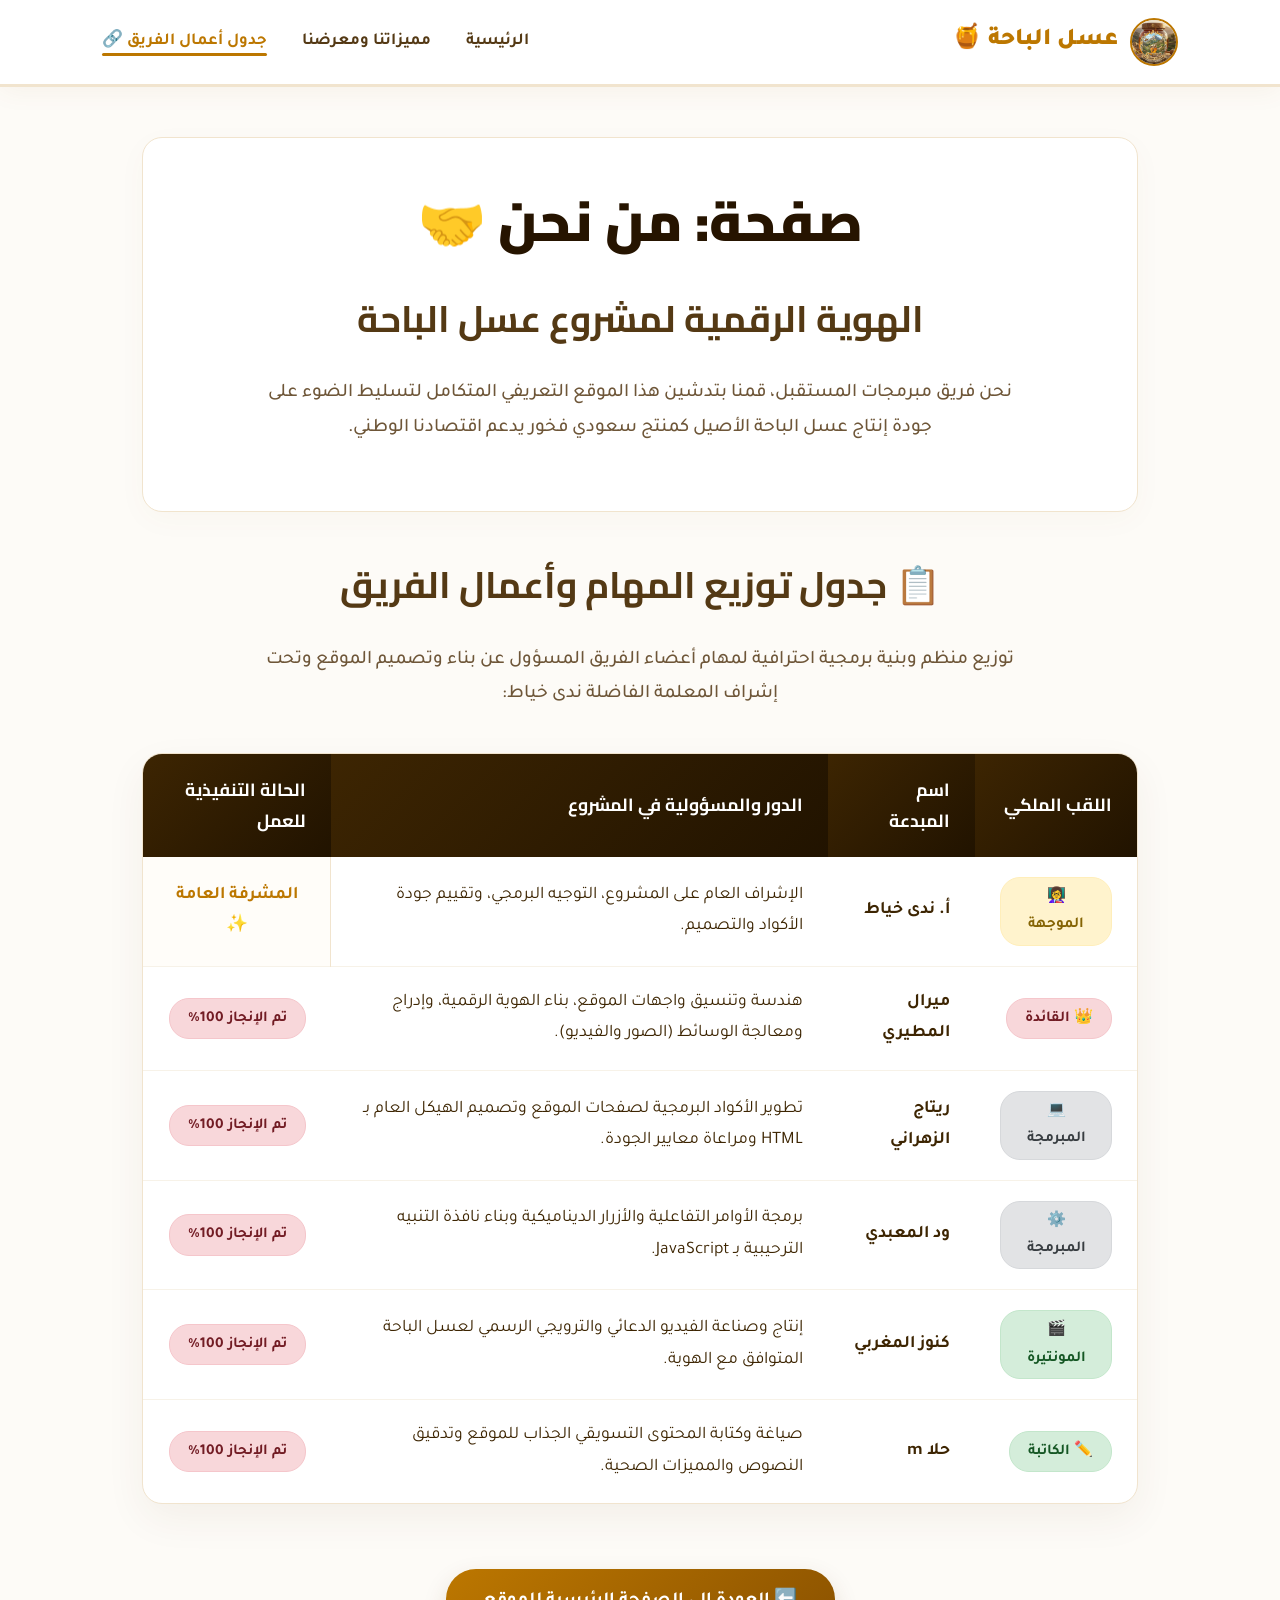
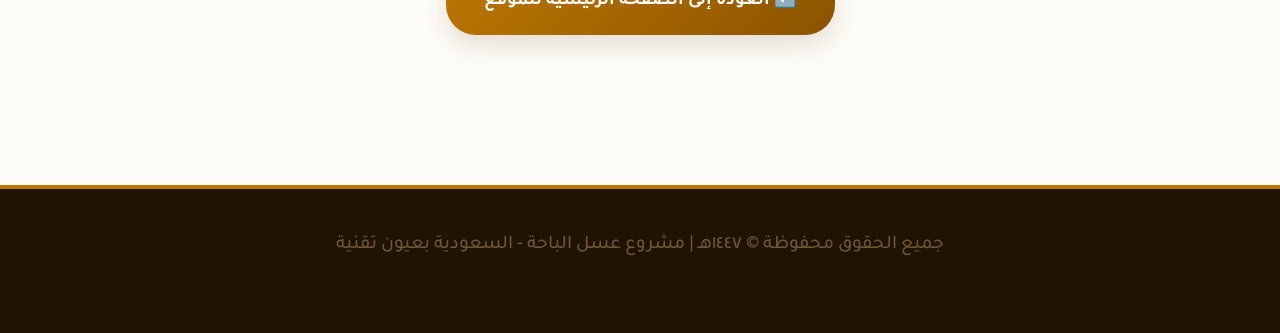
<file: about.html>
<!DOCTYPE html>
<html lang="ar" dir="rtl">
<head>
    <meta charset="UTF-8">
    <meta name="viewport" content="width=device-width, initial-scale=1.0">
    <title>من نحن | جدول أعمال الفريق</title>
    <link rel="stylesheet" href="style.css">
</head>
<body>

    <header>
        <div class="logo-container">
            <img src="logo.jpg.JPG" alt="شعار عسل الباحة" class="site-logo">
            <span class="logo-text">عسل الباحة 🍯</span>
        </div>
        <button class="hamburger" id="hamburger">&#9776;</button>
        <nav id="nav-menu">
            <ul>
                <li><a href="index.html">الرئيسية</a></li>
                <li><a href="index.html#products">مميزاتنا ومعرضنا</a></li>
                <li><a href="about.html" class="active">جدول أعمال الفريق 🔗</a></li>
            </ul>
        </nav>
    </header>

    <div class="container section-about">
        <div class="about-card">
            <h1>صفحة: من نحن 🤝</h1>
            <h2>الهوية الرقمية لمشروع عسل الباحة</h2>
            <p>نحن فريق مبرمجات المستقبل، قمنا بتدشين هذا الموقع التعريفي المتكامل لتسليط الضوء على جودة إنتاج عسل الباحة الأصيل كمنتج سعودي فخور يدعم اقتصادنا الوطني.</p>
        </div>

        <h2>📋 جدول توزيع المهام وأعمال الفريق</h2>
        <p>توزيع منظم وبنية برمجية احترافية لمهام أعضاء الفريق المسؤول عن بناء وتصميم الموقع وتحت إشراف المعلمة الفاضلة ندى خياط:</p>

        <div class="table-wrapper">
            <table>
                <thead>
                    <tr>
                        <th>اللقب الملكي</th>
                        <th>اسم المبدعة</th>
                        <th>الدور والمسؤولية في المشروع</th>
                        <th>الحالة التنفيذية للعمل</th>
                    </tr>
                </thead>
                <tbody>
                    <tr>
                        <td><span class="badge badge-emperor">👩‍🏫 الموجهة</span></td>
                        <td><strong>أ. ندى خياط</strong></td>
                        <td>الإشراف العام على المشروع، التوجيه البرمجي، وتقييم جودة الأكواد والتصميم.</td>
                        <td class="teacher-cell">المشرفة العامة ✨</td>
                    </tr>
                    <tr>
                        <td><span class="badge badge-queen">👑 القائدة</span></td>
                        <td><strong>ميرال المطيري</strong></td>
                        <td>هندسة وتنسيق واجهات الموقع، بناء الهوية الرقمية، وإدراج ومعالجة الوسائط (الصور والفيديو).</td>
                        <td><span class="badge badge-queen">تم الإنجاز 100%</span></td>
                    </tr>
                    <tr>
                        <td><span class="badge badge-princess">💻 المبرمجة</span></td>
                        <td><strong>ريتاج الزهراني</strong></td>
                        <td>تطوير الأكواد البرمجية لصفحات الموقع وتصميم الهيكل العام بـ HTML ومراعاة معايير الجودة.</td>
                        <td><span class="badge badge-queen">تم الإنجاز 100%</span></td>
                    </tr>
                    <tr>
                        <td><span class="badge badge-princess">⚙️ المبرمجة</span></td>
                        <td><strong>ود المعبدي</strong></td>
                        <td>برمجة الأوامر التفاعلية والأزرار الديناميكية وبناء نافذة التنبيه الترحيبية بـ JavaScript.</td>
                        <td><span class="badge badge-queen">تم الإنجاز 100%</span></td>
                    </tr>
                    <tr>
                        <td><span class="badge badge-citizen">🎬 المونتيرة</span></td>
                        <td><strong>كنوز المغربي</strong></td>
                        <td>إنتاج وصناعة الفيديو الدعائي والترويجي الرسمي لعسل الباحة المتوافق مع الهوية.</td>
                        <td><span class="badge badge-queen">تم الإنجاز 100%</span></td>
                    </tr>
                    <tr>
                        <td><span class="badge badge-citizen">✏️ الكاتبة</span></td>
                        <td><strong>حلا m</strong></td>
                        <td>صياغة وكتابة المحتوى التسويقي الجذاب للموقع وتدقيق النصوص والمميزات الصحية.</td>
<td><span class="badge badge-queen">تم الإنجاز 100%</span></td>
                    </tr>
                </tbody>
            </table>
        </div>

        <div class="margin-top">
            <a href="index.html" class="link-btn">⬅️ العودة إلى الصفحة الرئيسية للموقع</a>
        </div>
    </div>

    <footer>
        <p>جميع الحقوق محفوظة © ١٤٤٧هـ | مشروع عسل الباحة - السعودية بعيون تقنية</p>
    </footer>

    <script src="script.js"></script>
</body>
</html>
</file>
<file: style.css>
@import url('https://fonts.googleapis.com/css2?family=Cairo:wght@400;600;700;900&family=Tajawal:wght@400;500;700;900&display=swap');

* {
    margin: 0;
    padding: 0;
    box-sizing: border-box;
    font-family: 'Tajawal', 'Cairo', sans-serif;
}

body {
    background-color: #fdfbf7; 
    color: #3d2502;
    line-height: 1.8;
}

header {
    background-color: #ffffff;
    color: #3d2502;
    display: flex;
    justify-content: space-between;
    align-items: center;
    padding: 18px 8%;
    position: sticky;
    top: 0;
    z-index: 1000;
    box-shadow: 0 4px 25px rgba(140, 83, 0, 0.06);
    border-bottom: 3px solid #f1e4ce;
}

/* تنسيق حاوية الصور للشعار العلوي */
.logo-container {
    display: flex;
    align-items: center;
    gap: 12px;
}
.site-logo {
    width: 48px;
    height: 48px;
    border-radius: 50%;
    object-fit: cover;
    border: 2px solid #bc7700;
}
.logo-text {
    font-size: 1.5rem;
    font-weight: 900;
    color: #bc7700;
}

nav ul {
    display: flex;
    list-style: none;
    align-items: center;
}

nav ul li {
    margin-right: 35px;
}

nav ul li a {
    color: #543914;
    text-decoration: none;
    font-weight: 700;
    font-size: 1.05rem;
    position: relative;
    transition: all 0.3s ease;
}

nav ul li a:hover, nav ul li a.active {
    color: #bc7700;
}

nav ul li a::after {
    content: '';
    position: absolute;
    width: 0;
    height: 3px;
    bottom: -6px;
    right: 0;
    background-color: #bc7700;
    transition: width 0.3s ease;
    border-radius: 2px;
}

nav ul li a:hover::after, nav ul li a.active::after {
    width: 100%;
}

.hamburger {
    display: none;
    font-size: 2rem;
    background: none;
    border: none;
    color: #3d2502;
    cursor: pointer;
}

.container {
    padding: 60px 8%;
    text-align: center;
    max-width: 1200px;
    margin: 0 auto;
}

.section-home { 
    background: linear-gradient(180deg, #ffffff 0%, #fffbf2 100%); 
    border-radius: 0 0 50px 50px; 
    padding-top: 90px;
    box-shadow: 0 10px 30px rgba(0,0,0,0.02);
}
.section-products { background-color: #fdfbf7; }
.section-video { background-color: #f6efe2; border-radius: 30px; margin-bottom: 50px; }
.section-about { padding-top: 50px; }

.about-card {
    background: white;
    padding: 35px;
    border-radius: 20px;
    border: 1px solid #f1e4ce;
    box-shadow: 0 8px 30px rgba(140,83,0,0.03);
    margin-bottom: 40px;
}

h1 { 
    font-family: 'Cairo', sans-serif;
    font-size: 3.4rem; 
    color: #261400; 
    font-weight: 900;
    margin-bottom: 15px; 
}

h2 { 
    font-family: 'Cairo', sans-serif;
    font-size: 2.3rem; 
    color: #543914; 
    font-weight: 700;
    margin-bottom: 25px; 
}

.margin-top { margin-top: 50px; }

p { 
    font-size: 1.2rem; 
    color: #6e5638; 
    max-width: 780px; 
    margin: 0 auto 30px auto;
    font-weight: 500;
}

.features-grid {
    display: flex;
    justify-content: center;
    gap: 20px;
    flex-wrap: wrap;
    margin: 40px auto;
}

.feature-item {
    background-color: #ffffff;
    border: 1px solid #f1e4ce;
    padding: 15px 32px;
    border-radius: 50px;
    font-weight: 700;
    color: #543914;
    font-size: 1.1rem;
    box-shadow: 0 4px 15px rgba(140,83,0,0.02);
    transition: all 0.3s cubic-bezier(0.175, 0.885, 0.32, 1.275);
}

.feature-item:hover {
    transform: translateY(-4px);
    border-color: #d49a3b;
    box-shadow: 0 8px 25px rgba(212, 154, 59, 0.15);
}

hr {
    border: 0;
    height: 1px;
    background: linear-gradient(to right, transparent, #eadeca, transparent);
    margin: 40px 0;
}

.btn, .link-btn {
    background: linear-gradient(135deg, #a36f1c, #543914);
    color: white;
    padding: 16px 38px;
    border: none;
    border-radius: 30px;
    font-size: 1.15rem;
    font-weight: 700;
    cursor: pointer;
    text-decoration: none;
    display: inline-block;
    transition: all 0.4s ease;
    box-shadow: 0 10px 25px rgba(84, 57, 20, 0.15);
}

.link-btn {
    background: linear-gradient(135deg, #bc7700, #8c5300);
    margin-top: 15px;
}

.btn:hover, .link-btn:hover {
    transform: translateY(-3px);
box-shadow: 0 12px 30px rgba(140, 83, 0, 0.3);
}

.contact-text {
    margin-top: 25px;
    font-size: 1.25rem;
    color: #422600;
    background: #fff6e5;
    padding: 18px 35px;
    display: inline-block;
    border-radius: 30px;
    border: 2px dashed #d49a3b;
    font-weight: 700;
    animation: fadeIn 0.5s ease;
}

.media-gallery, .video-container {
    background: #ffffff;
    padding: 35px;
    border-radius: 24px;
    box-shadow: 0 12px 45px rgba(140, 83, 0, 0.04);
    border: 1px solid #f1e4ce;
    max-width: 850px;
    margin: 30px auto;
}

/* تنسيق شبكة المعرض المتجاوبة الفاخرة للصور ومقطع الترويجي */
.gallery-grid {
    display: flex;
    gap: 20px;
    justify-content: center;
    align-items: center;
    flex-wrap: wrap;
    margin-top: 20px;
}
.gallery-img {
    width: 100%;
    max-width: 360px;
    height: auto;
    border-radius: 16px;
    box-shadow: 0 10px 30px rgba(0,0,0,0.05);
    border: 1px solid #f1e4ce;
}

.promo-video, .main-video {
    width: 100%;
    max-width: 360px;
    height: auto;
    max-height: 480px;
    border-radius: 16px;
    box-shadow: 0 10px 30px rgba(0,0,0,0.07);
    object-fit: cover;
    border: 1px solid #f1e4ce;
    background-color: #000;
}

.main-video {
    max-width: 100%;
}

.table-wrapper {
    overflow-x: auto;
    margin: 40px auto;
    border-radius: 20px;
    box-shadow: 0 15px 40px rgba(84, 57, 20, 0.06);
    border: 1px solid #f1e4ce;
    max-width: 1050px;
    background: white;
}

table {
    width: 100%;
    border-collapse: collapse;
    text-align: right;
}

th, td {
    padding: 20px 25px;
    font-size: 1.1rem;
}

th {
    background: linear-gradient(135deg, #3d2502 0%, #211300 100%);
    color: #ffffff;
    font-weight: 700;
    font-family: 'Cairo', sans-serif;
}

tr {
    border-bottom: 1px solid #f7f2e8;
    transition: background-color 0.25s ease;
}

tr:last-child {
    border-bottom: none;
}

tr:hover {
    background-color: #fffbf4;
}

.badge {
    display: inline-block;
    padding: 6px 18px;
    border-radius: 20px;
    font-size: 0.95rem;
    font-weight: 700;
    text-align: center;
}

.badge-emperor { background-color: #fff3cd; color: #856404; border: 1px solid #ffeeba; }
.badge-queen { background-color: #f8d7da; color: #721c24; border: 1px solid #f5c6cb; }
.badge-princess { background-color: #e2e3e5; color: #383d41; border: 1px solid #d6d8db; }
.badge-citizen { background-color: #d4edda; color: #155724; border: 1px solid #c3e6cb; }

.teacher-cell {
    background-color: #fffdf9;
    font-weight: 700;
    color: #bc7700;
    vertical-align: middle;
    text-align: center;
    border-right: 1px solid #f1e4ce;
}

footer {
    background-color: #1f1301;
    color: #e6dcce;
    text-align: center;
    padding: 40px;
    margin-top: 90px;
    font-size: 1rem;
    font-weight: 500;
    border-top: 4px solid #bc7700;
}

@keyframes fadeIn {
    from { opacity: 0; transform: translateY(10px); }
    to { opacity: 1; transform: translateY(0); }
}

/* كود جعل الموقع مستجيب بالكامل (Responsive Design لتوافق الأجهزة وحجم الأيباد) */
@media (max-width: 768px) {
    header { padding: 15px 5%; }
    nav ul {
        display: none;
        flex-direction: column;
        width: 100%;
        position: absolute;
        top: 75px;
        right: 0;
        background-color: #ffffff;
        padding: 30px;
        box-shadow: 0 10px 25px rgba(0,0,0,0.08);
        border-bottom: 3px solid #f1e4ce;
    }
    nav ul.show { display: flex; }
    nav ul li { margin: 15px 0; text-align: center; margin-right: 0; }
    .hamburger { display: block; }
    h1 { font-size: 2.4rem; }
    h2 { font-size: 1.7rem; }
    th, td { padding: 14px 15px; font-size: 1rem; }
    .container { padding: 40px 5%; }
}
</file>
